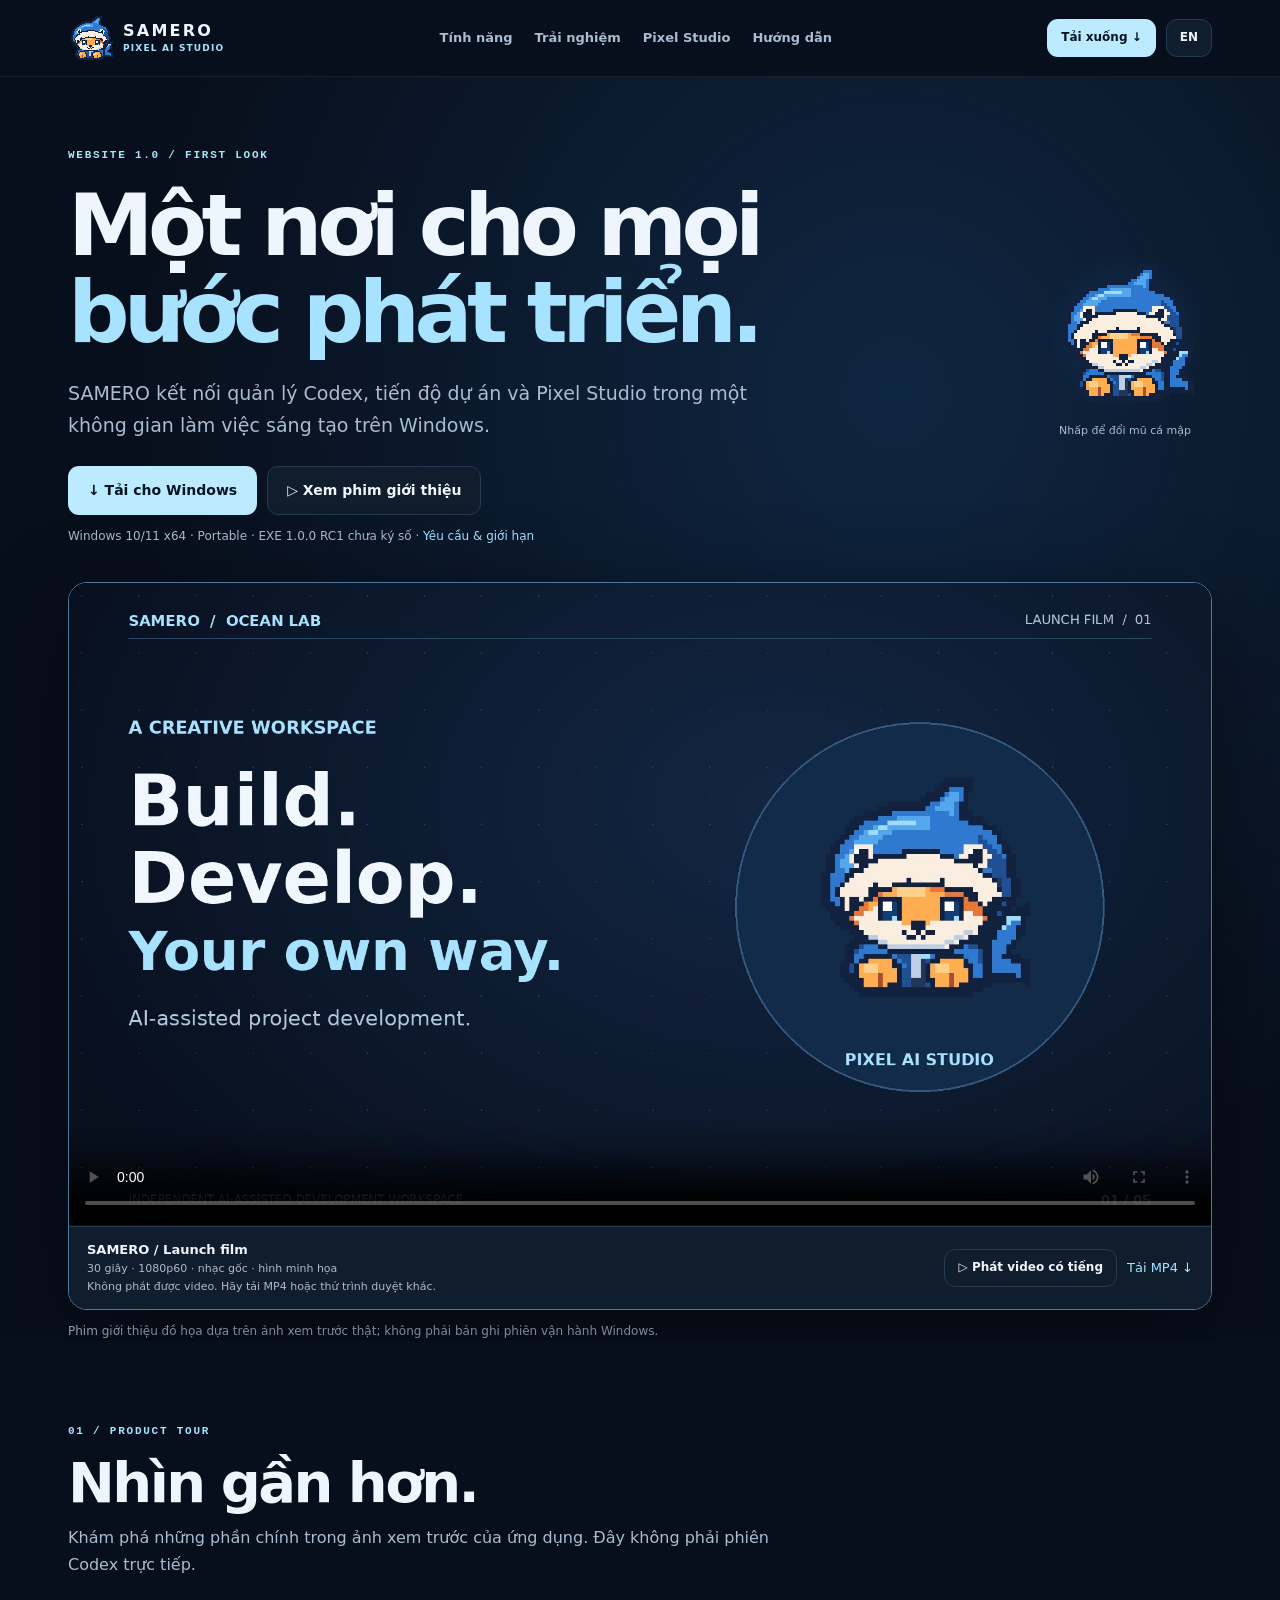
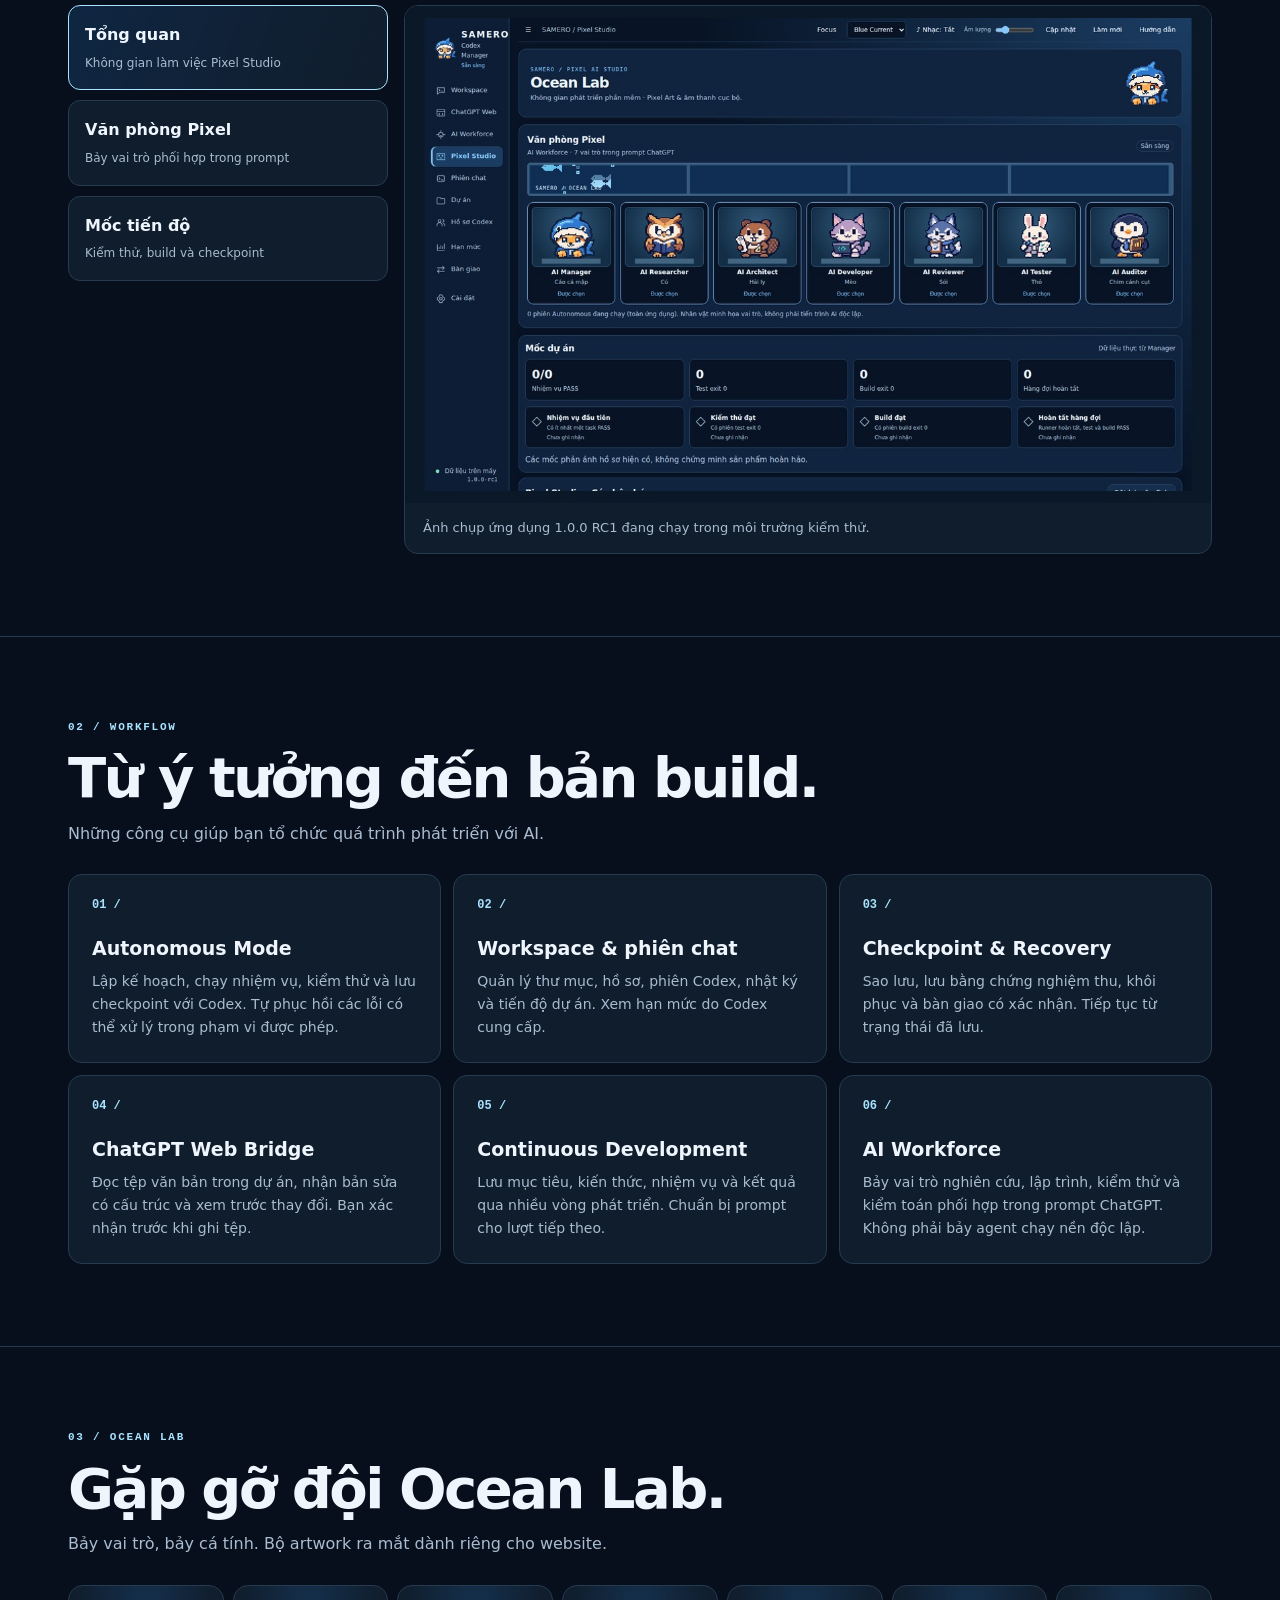
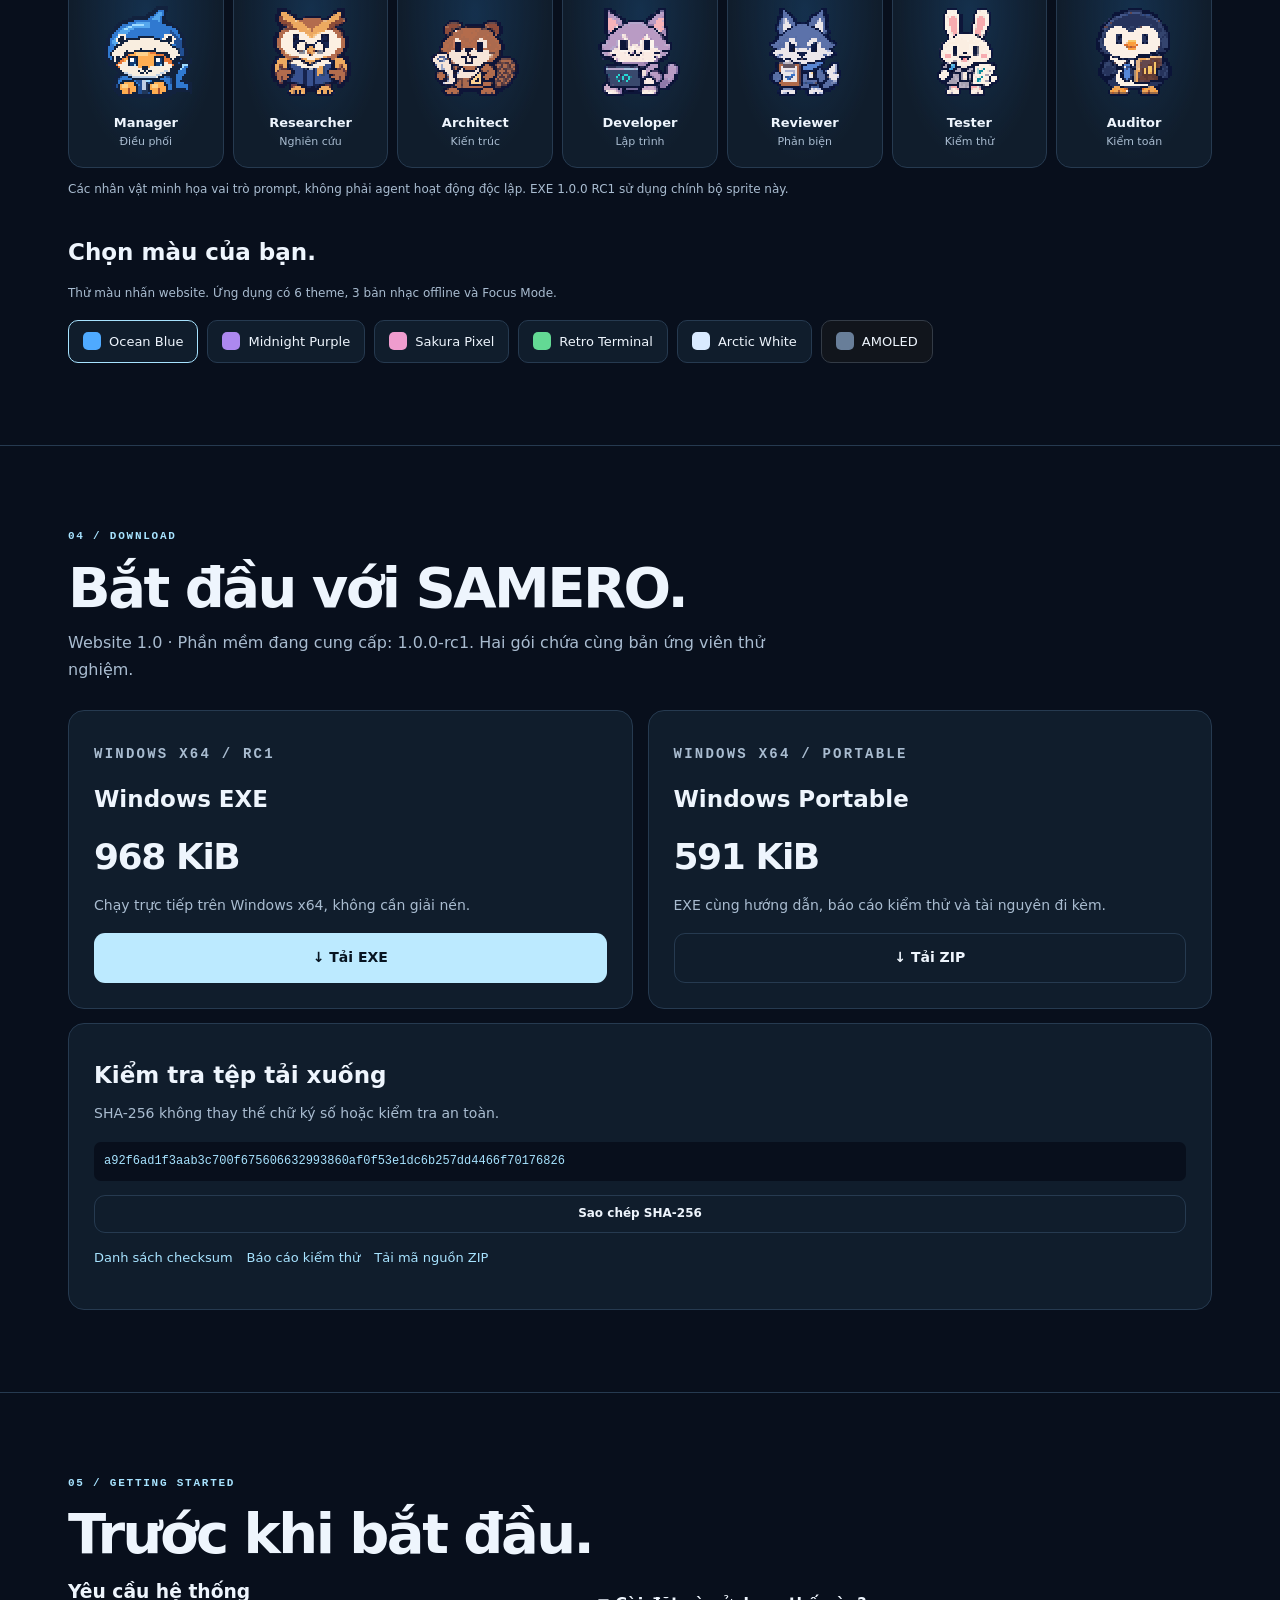
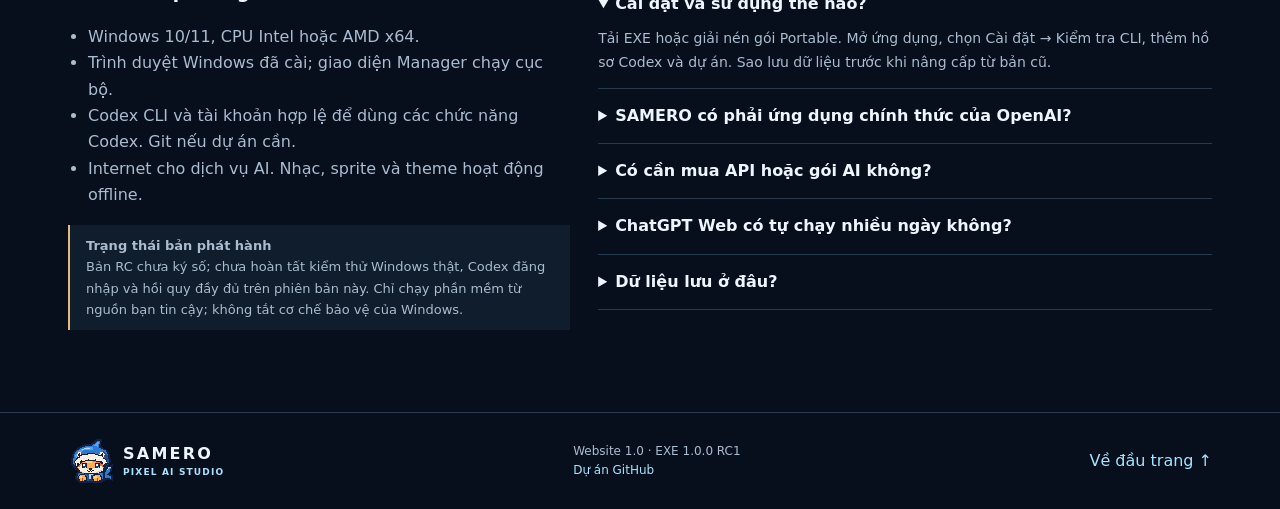
<file: index.html>
<!doctype html>
<html lang="vi"><head><meta charset="utf-8"><meta name="viewport" content="width=device-width, initial-scale=1"><title>SAMERO — Pixel AI Studio | Website 1.0</title><meta name="description" content="SAMERO kết nối quản lý Codex, tiến độ dự án và Pixel Studio trong một không gian làm việc sáng tạo trên Windows."><meta name="theme-color" content="#080f1c"><link rel="icon" type="image/x-icon" sizes="any" href="assets/brand-1.0.ico"><link rel="icon" type="image/png" sizes="48x48" href="assets/brand-1.0-normal.png"><link rel="shortcut icon" href="favicon.ico"><link rel="stylesheet" href="site-1.0.0.css"><link rel="canonical" href="https://rin231126.github.io/samero/"><meta property="og:title" content="SAMERO — Pixel AI Studio"><meta property="og:description" content="SAMERO kết nối quản lý Codex, tiến độ dự án và Pixel Studio trong một không gian làm việc sáng tạo trên Windows."><meta property="og:image" content="https://rin231126.github.io/samero/assets/film-poster-1.0.jpg"><meta property="og:type" content="website"></head>
<body data-theme="ocean" data-copy-success="Đã sao chép." data-copy-fallback="Đã chọn mã. Nhấn Ctrl+C." data-video-error="Không phát được video. Hãy tải MP4 hoặc thử trình duyệt khác."><a class="skip" href="#main">Đến nội dung</a><header class="top"><div class="wrap nav"><a class="brand" href="#top"><img src="assets/brand-1.0-normal.png" width="46" height="46" alt=""><span>SAMERO<small>PIXEL AI STUDIO</small></span></a><nav class="navlinks" aria-label="Điều hướng"><a href="#features">Tính năng</a><a href="#explore">Trải nghiệm</a><a href="#studio">Pixel Studio</a><a href="#faq">Hướng dẫn</a></nav><div class="navright"><a class="btn primary compact" href="#download">Tải xuống ↓</a><a class="btn secondary compact" href="en.html" hreflang="en">EN</a><details class="mobile"><summary>Menu</summary><div><a href="#features">Tính năng</a><a href="#explore">Trải nghiệm</a><a href="#studio">Pixel Studio</a><a href="#faq">Hướng dẫn</a></div></details></div></div></header>
<main id="main"><section class="hero" id="top"><div class="wrap"><div class="hero-grid"><div><p class="eyebrow">WEBSITE 1.0 / FIRST LOOK</p><h1>Một nơi cho mọi<br> <em>bước phát triển.</em></h1><p class="lead">SAMERO kết nối quản lý Codex, tiến độ dự án và Pixel Studio trong một không gian làm việc sáng tạo trên Windows.</p><div class="actions"><a class="btn primary" href="#download">↓ Tải cho Windows</a><a class="btn secondary" id="watch" href="#video">▷ Xem phim giới thiệu</a></div><p class="micro">Windows 10/11 x64 · Portable · EXE 1.0.0 RC1 chưa ký số · <a href="#requirements">Yêu cầu & giới hạn</a></p></div><div class="mascot"><button id="mascot" type="button" aria-pressed="false" aria-label="Nhấp để đổi mũ cá mập"><img id="mascot-img" src="assets/brand-1.0-normal.png" width="144" height="144" alt="SAMERO"></button><small>Nhấp để đổi mũ cá mập</small></div></div>
<div class="film" id="video"><video id="film" controls playsinline preload="metadata" poster="assets/film-poster-1.0.jpg" width="1920" height="1080"><source src="assets/SAMERO-Film-1.0.0-rc1.mp4" type="video/mp4"><track kind="subtitles" srclang="vi" label="Tiếng Việt" src="assets/film-vi-1.0.vtt" default>Trình duyệt không hỗ trợ video.</video><div class="film-bar"><div><strong>SAMERO / Launch film</strong><span>30 giây · 1080p60 · nhạc gốc · hình minh họa</span><span id="video-status" role="status"></span></div><div class="film-actions"><button class="btn secondary compact" id="play" type="button">▷ Phát video có tiếng</button><a download href="assets/SAMERO-Film-1.0.0-rc1.mp4">Tải MP4 ↓</a></div></div></div><p class="micro">Phim giới thiệu đồ họa dựa trên ảnh xem trước thật; không phải bản ghi phiên vận hành Windows.</p></div></section>
<section class="section" id="explore"><div class="wrap"><p class="eyebrow">01 / PRODUCT TOUR</p><h2>Nhìn gần hơn.</h2><p class="intro">Khám phá những phần chính trong ảnh xem trước của ứng dụng. Đây không phải phiên Codex trực tiếp.</p><div class="demo"><div class="tabs" role="group" aria-label="Nhìn gần hơn."><button class="tab" type="button" aria-pressed="true" data-image="assets/demo-1.0-0.jpg" data-caption="Ảnh chụp ứng dụng 1.0.0 RC1 đang chạy trong môi trường kiểm thử."><strong>Tổng quan</strong><span>Không gian làm việc Pixel Studio</span></button><button class="tab" type="button" aria-pressed="false" data-image="assets/demo-1.0-1.jpg" data-caption="Bộ nhân vật thống nhất giữa ứng dụng và website."><strong>Văn phòng Pixel</strong><span>Bảy vai trò phối hợp trong prompt</span></button><button class="tab" type="button" aria-pressed="false" data-image="assets/demo-1.0-2.jpg" data-caption="Dữ liệu môi trường kiểm thử, không phải tiến độ máy của người xem."><strong>Mốc tiến độ</strong><span>Kiểm thử, build và checkpoint</span></button></div><div class="demo-panel"><img id="demo-img" src="assets/demo-1.0-0.jpg" width="1200" height="740" loading="lazy" alt="Ảnh chụp ứng dụng 1.0.0 RC1 đang chạy trong môi trường kiểm thử."><p id="demo-caption" class="caption" aria-live="polite">Ảnh chụp ứng dụng 1.0.0 RC1 đang chạy trong môi trường kiểm thử.</p></div></div></div></section>
<section class="section divider" id="features"><div class="wrap"><p class="eyebrow">02 / WORKFLOW</p><h2>Từ ý tưởng đến bản build.</h2><p class="intro">Những công cụ giúp bạn tổ chức quá trình phát triển với AI.</p><div class="feature-grid"><article class="feature"><span class="number">01 /</span><h3>Autonomous Mode</h3><p>Lập kế hoạch, chạy nhiệm vụ, kiểm thử và lưu checkpoint với Codex. Tự phục hồi các lỗi có thể xử lý trong phạm vi được phép.</p></article>
<article class="feature"><span class="number">02 /</span><h3>Workspace &amp; phiên chat</h3><p>Quản lý thư mục, hồ sơ, phiên Codex, nhật ký và tiến độ dự án. Xem hạn mức do Codex cung cấp.</p></article>
<article class="feature"><span class="number">03 /</span><h3>Checkpoint &amp; Recovery</h3><p>Sao lưu, lưu bằng chứng nghiệm thu, khôi phục và bàn giao có xác nhận. Tiếp tục từ trạng thái đã lưu.</p></article>
<article class="feature"><span class="number">04 /</span><h3>ChatGPT Web Bridge</h3><p>Đọc tệp văn bản trong dự án, nhận bản sửa có cấu trúc và xem trước thay đổi. Bạn xác nhận trước khi ghi tệp.</p></article>
<article class="feature"><span class="number">05 /</span><h3>Continuous Development</h3><p>Lưu mục tiêu, kiến thức, nhiệm vụ và kết quả qua nhiều vòng phát triển. Chuẩn bị prompt cho lượt tiếp theo.</p></article>
<article class="feature"><span class="number">06 /</span><h3>AI Workforce</h3><p>Bảy vai trò nghiên cứu, lập trình, kiểm thử và kiểm toán phối hợp trong prompt ChatGPT. Không phải bảy agent chạy nền độc lập.</p></article></div></div></section>
<section class="section divider" id="studio"><div class="wrap"><p class="eyebrow">03 / OCEAN LAB</p><h2>Gặp gỡ đội Ocean Lab.</h2><p class="intro">Bảy vai trò, bảy cá tính. Bộ artwork ra mắt dành riêng cho website.</p><div class="team"><div class="role"><img src="assets/brand-1.0-normal.png" width="96" height="96" loading="lazy" alt=""><strong>Manager</strong><small>Điều phối</small></div><div class="role"><img src="assets/crew-1.0-owl.png" width="96" height="96" loading="lazy" alt=""><strong>Researcher</strong><small>Nghiên cứu</small></div><div class="role"><img src="assets/crew-1.0-beaver.png" width="96" height="96" loading="lazy" alt=""><strong>Architect</strong><small>Kiến trúc</small></div><div class="role"><img src="assets/crew-1.0-cat.png" width="96" height="96" loading="lazy" alt=""><strong>Developer</strong><small>Lập trình</small></div><div class="role"><img src="assets/crew-1.0-wolf.png" width="96" height="96" loading="lazy" alt=""><strong>Reviewer</strong><small>Phản biện</small></div><div class="role"><img src="assets/crew-1.0-rabbit.png" width="96" height="96" loading="lazy" alt=""><strong>Tester</strong><small>Kiểm thử</small></div><div class="role"><img src="assets/crew-1.0-penguin.png" width="96" height="96" loading="lazy" alt=""><strong>Auditor</strong><small>Kiểm toán</small></div></div><p class="micro">Các nhân vật minh họa vai trò prompt, không phải agent hoạt động độc lập. EXE 1.0.0 RC1 sử dụng chính bộ sprite này.</p><div class="themes-head"><h3>Chọn màu của bạn.</h3><p class="micro">Thử màu nhấn website. Ứng dụng có 6 theme, 3 bản nhạc offline và Focus Mode.</p><div class="theme-row" role="group" aria-label="Chọn màu của bạn."><button type="button" class="theme" aria-pressed="true" data-theme="ocean"><i style="--swatch:#4faaff"></i>Ocean Blue</button><button type="button" class="theme" aria-pressed="false" data-theme="purple"><i style="--swatch:#ad88ef"></i>Midnight Purple</button><button type="button" class="theme" aria-pressed="false" data-theme="sakura"><i style="--swatch:#ef9cce"></i>Sakura Pixel</button><button type="button" class="theme" aria-pressed="false" data-theme="retro"><i style="--swatch:#63d994"></i>Retro Terminal</button><button type="button" class="theme" aria-pressed="false" data-theme="arctic"><i style="--swatch:#d9eaff"></i>Arctic White</button><button type="button" class="theme" aria-pressed="false" data-theme="amoled"><i style="--swatch:#687e99"></i>AMOLED</button></div></div></div></section>
<section class="section divider" id="download"><div class="wrap"><p class="eyebrow">04 / DOWNLOAD</p><h2>Bắt đầu với SAMERO.</h2><p class="intro">Website 1.0 · Phần mềm đang cung cấp: 1.0.0-rc1. Hai gói chứa cùng bản ứng viên thử nghiệm.</p><div class="downloads"><article class="card"><p class="eyebrow">WINDOWS X64 / RC1</p><h3>Windows EXE</h3><div class="size">968 KiB</div><p>Chạy trực tiếp trên Windows x64, không cần giải nén.</p><a class="btn primary" download href="downloads/SAMERO-1.0.0-rc1.exe">↓ Tải EXE</a></article><article class="card"><p class="eyebrow">WINDOWS X64 / PORTABLE</p><h3>Windows Portable</h3><div class="size">591 KiB</div><p>EXE cùng hướng dẫn, báo cáo kiểm thử và tài nguyên đi kèm.</p><a class="btn secondary" download href="downloads/SAMERO-1.0.0-rc1-Portable.zip">↓ Tải ZIP</a></article></div><div class="card hash"><h3>Kiểm tra tệp tải xuống</h3><p>SHA-256 không thay thế chữ ký số hoặc kiểm tra an toàn.</p><code id="hash">a92f6ad1f3aab3c700f675606632993860af0f53e1dc6b257dd4466f70176826</code><div class="hash-links"><button type="button" id="copy" class="btn secondary compact">Sao chép SHA-256</button><a download href="downloads/SHA256SUMS-1.0.0-rc1.txt">Danh sách checksum</a><a download href="downloads/TEST-RESULTS-1.0.0-rc1.txt">Báo cáo kiểm thử</a><a download href="downloads/SAMERO-1.0.0-rc1-Source.zip">Tải mã nguồn ZIP</a></div><p id="copy-result" role="status"></p></div></div></section>
<section class="section divider" id="faq"><div class="wrap"><p class="eyebrow">05 / GETTING STARTED</p><h2>Trước khi bắt đầu.</h2><div class="faqgrid"><div id="requirements"><h3>Yêu cầu hệ thống</h3><ul><li>Windows 10/11, CPU Intel hoặc AMD x64.</li><li>Trình duyệt Windows đã cài; giao diện Manager chạy cục bộ.</li><li>Codex CLI và tài khoản hợp lệ để dùng các chức năng Codex. Git nếu dự án cần.</li><li>Internet cho dịch vụ AI. Nhạc, sprite và theme hoạt động offline.</li></ul><div class="notice"><strong>Trạng thái bản phát hành</strong><p>Bản RC chưa ký số; chưa hoàn tất kiểm thử Windows thật, Codex đăng nhập và hồi quy đầy đủ trên phiên bản này. Chỉ chạy phần mềm từ nguồn bạn tin cậy; không tắt cơ chế bảo vệ của Windows.</p></div></div><div class="faq"><details open=""><summary>Cài đặt và sử dụng thế nào?</summary><p>Tải EXE hoặc giải nén gói Portable. Mở ứng dụng, chọn Cài đặt → Kiểm tra CLI, thêm hồ sơ Codex và dự án. Sao lưu dữ liệu trước khi nâng cấp từ bản cũ.</p></details><details><summary>SAMERO có phải ứng dụng chính thức của OpenAI?</summary><p>Không. SAMERO là công cụ độc lập dành cho việc tổ chức quy trình sử dụng Codex và ChatGPT; không được trình bày là sản phẩm chính thức của OpenAI.</p></details><details><summary>Có cần mua API hoặc gói AI không?</summary><p>SAMERO không cung cấp quyền truy cập AI hoặc hạn mức bổ sung. Các dịch vụ Codex và ChatGPT tuân theo tài khoản, hạn mức và điều khoản của nhà cung cấp.</p></details><details><summary>ChatGPT Web có tự chạy nhiều ngày không?</summary><p>Local Bridge và Continuous Development hỗ trợ bán tự động: gửi prompt, nhận bản sửa, xác nhận và lưu tiến độ. Chưa tự gửi yêu cầu hoặc vận hành nhiều AI độc lập 24/7. Autonomous Mode dùng Codex App Server và phụ thuộc hạn mức, quyền, kết nối cùng kết quả kiểm thử.</p></details><details><summary>Dữ liệu lưu ở đâu?</summary><p>Metadata Manager lưu cục bộ trong %LOCALAPPDATA%\SAMERO Codex Manager. Lịch sử Codex do CLI quản lý. Dịch vụ AI có thể xử lý nội dung được gửi tới nó. Website giới thiệu này không có biểu mẫu đăng nhập hoặc phân tích theo dõi.</p></details></div></div></div></section></main><footer class="footer"><div class="wrap"><a class="brand" href="#top"><img src="assets/brand-1.0-normal.png" width="46" height="46" alt=""><span>SAMERO<small>PIXEL AI STUDIO</small></span></a><p>Website 1.0 · EXE 1.0.0 RC1<br><a href="https://github.com/rin231126/samero">Dự án GitHub</a></p><a href="#top">Về đầu trang ↑</a></div></footer><script src="site-1.0.0.js" defer></script></body></html>
</file>
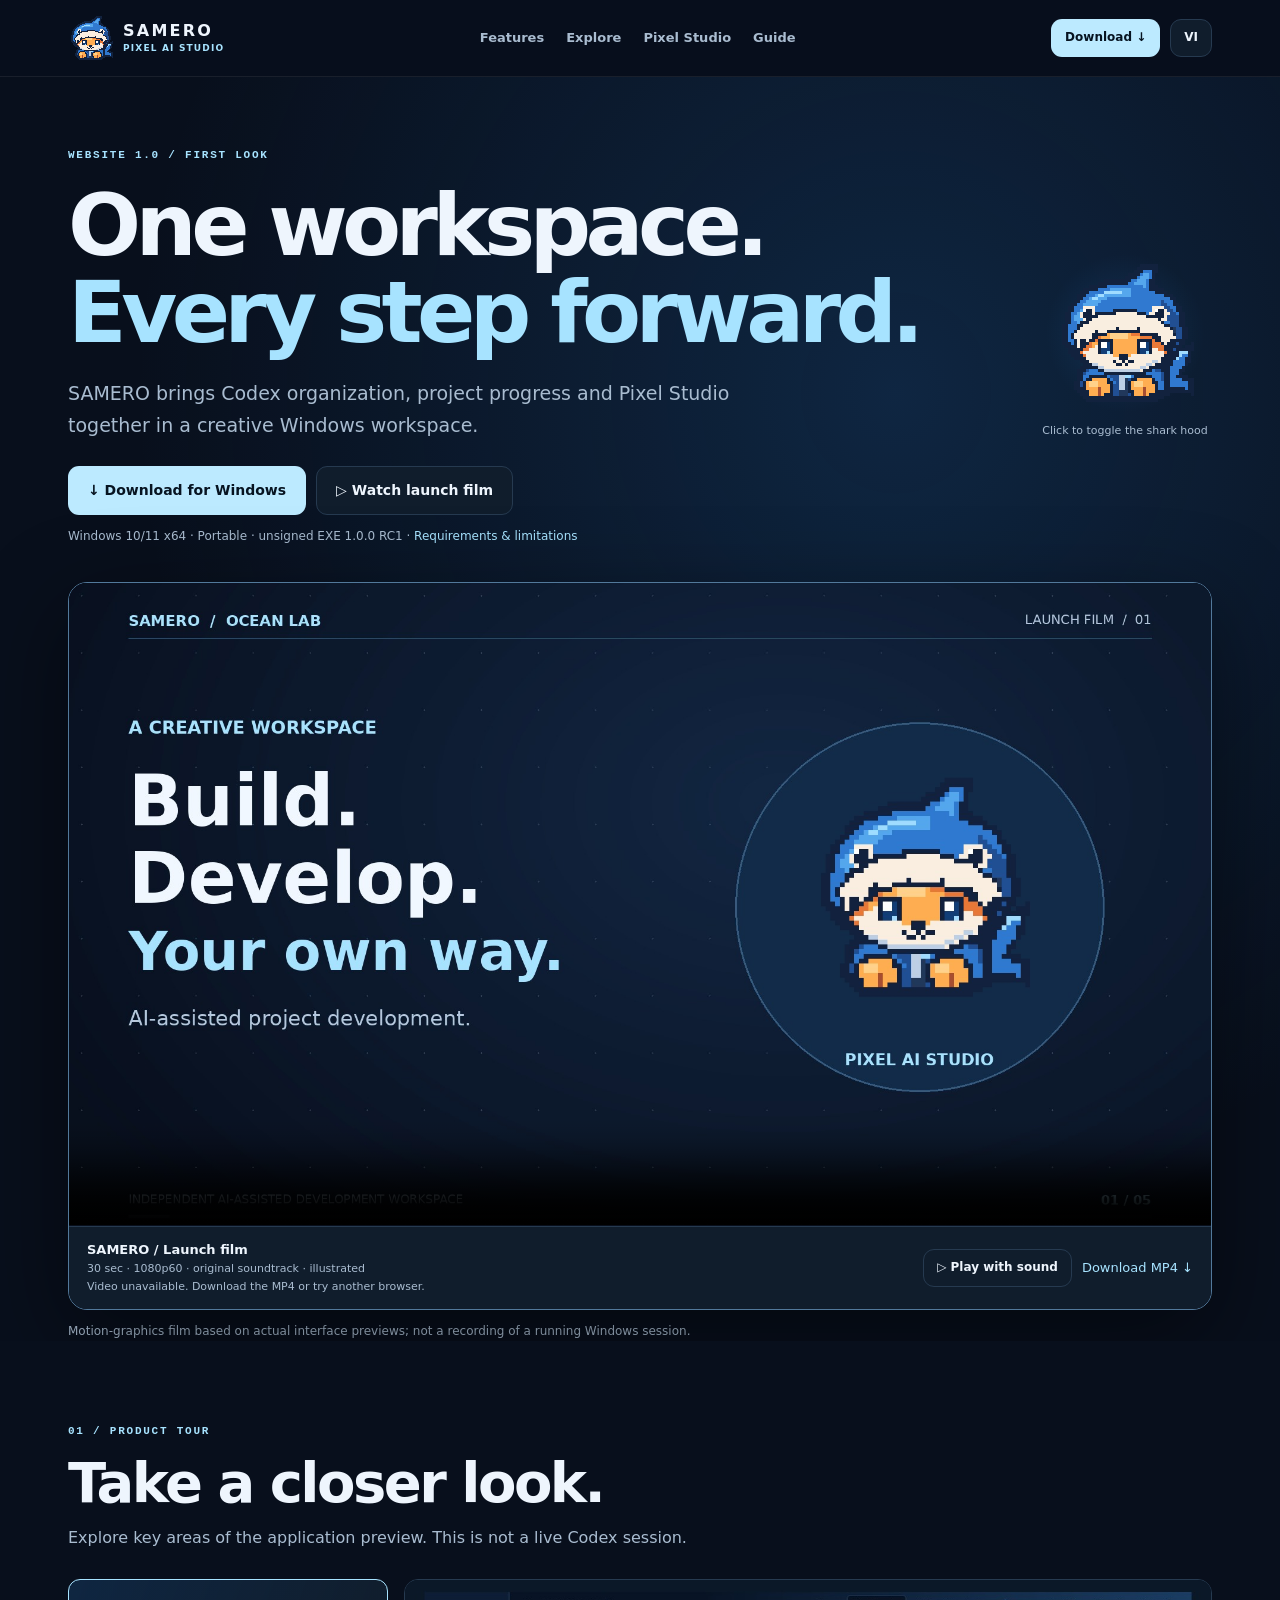
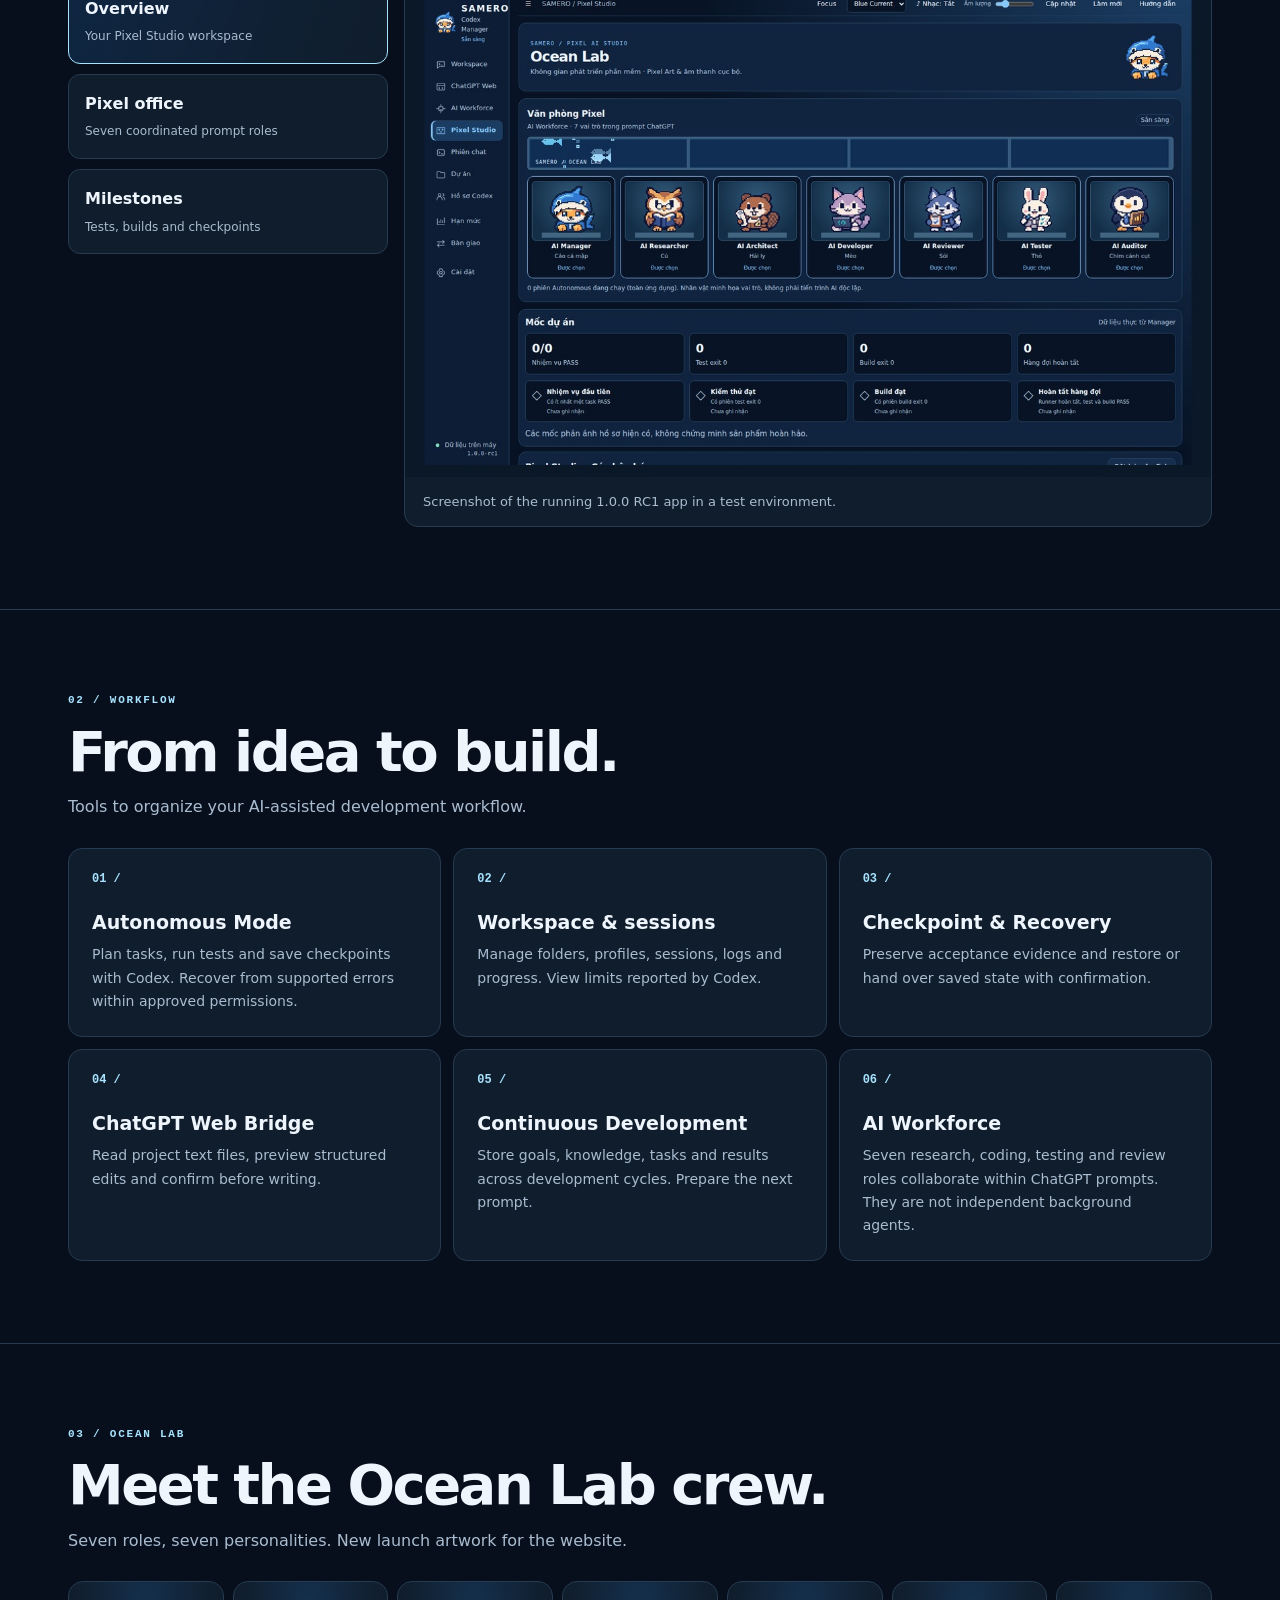
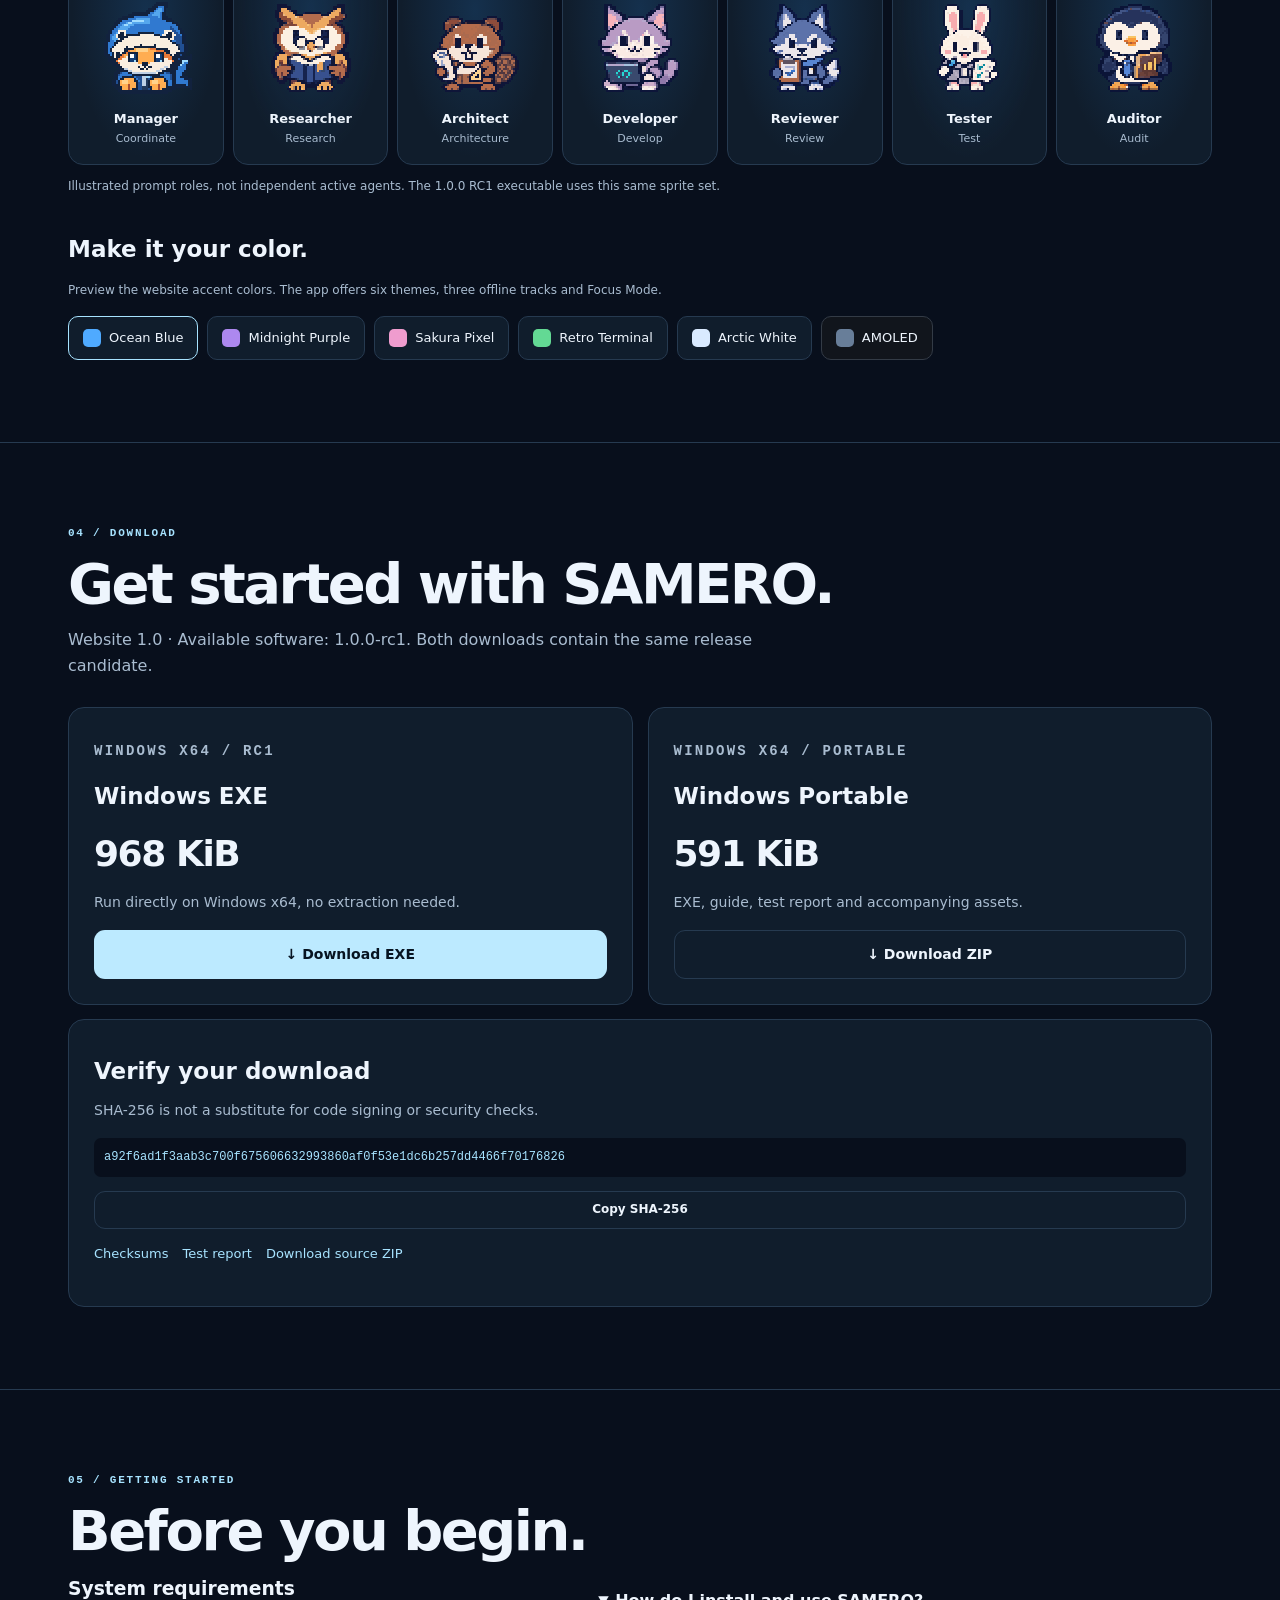
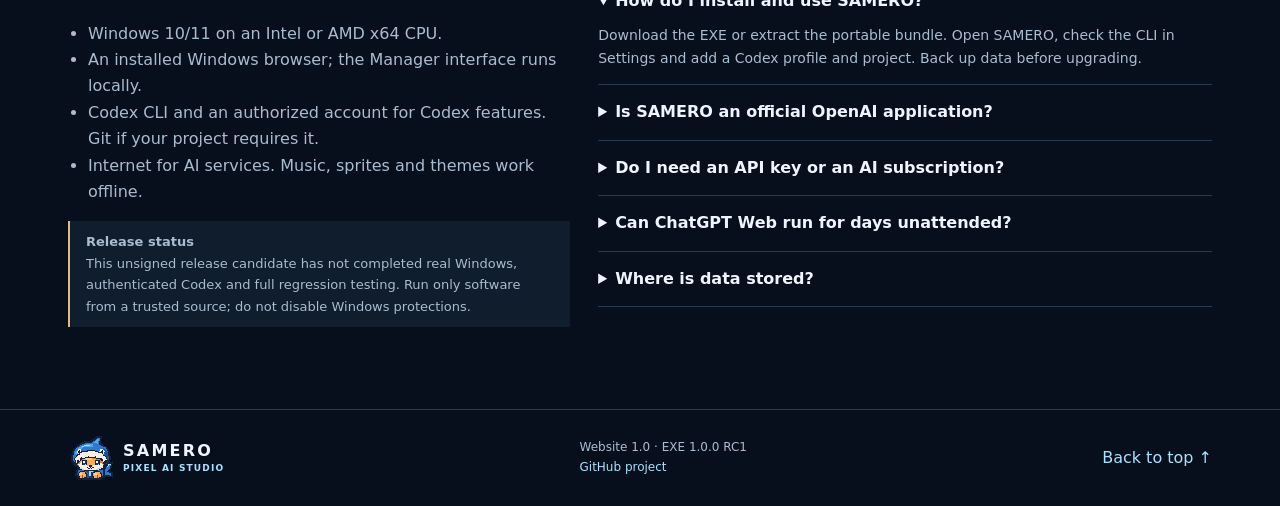
<file: en.html>
<!doctype html>
<html lang="en"><head><meta charset="utf-8"><meta name="viewport" content="width=device-width, initial-scale=1"><title>SAMERO — Pixel AI Studio | Website 1.0</title><meta name="description" content="SAMERO brings Codex organization, project progress and Pixel Studio together in a creative Windows workspace."><meta name="theme-color" content="#080f1c"><link rel="icon" type="image/x-icon" sizes="any" href="assets/brand-1.0.ico"><link rel="icon" type="image/png" sizes="48x48" href="assets/brand-1.0-normal.png"><link rel="shortcut icon" href="favicon.ico"><link rel="stylesheet" href="site-1.0.0.css"><link rel="canonical" href="https://rin231126.github.io/samero/en.html"><meta property="og:title" content="SAMERO — Pixel AI Studio"><meta property="og:description" content="SAMERO brings Codex organization, project progress and Pixel Studio together in a creative Windows workspace."><meta property="og:image" content="https://rin231126.github.io/samero/assets/film-poster-1.0.jpg"><meta property="og:type" content="website"></head>
<body data-theme="ocean" data-copy-success="Copied." data-copy-fallback="Hash selected. Press Ctrl+C." data-video-error="Video unavailable. Download the MP4 or try another browser."><a class="skip" href="#main">Skip to content</a><header class="top"><div class="wrap nav"><a class="brand" href="#top"><img src="assets/brand-1.0-normal.png" width="46" height="46" alt=""><span>SAMERO<small>PIXEL AI STUDIO</small></span></a><nav class="navlinks" aria-label="Navigation"><a href="#features">Features</a><a href="#explore">Explore</a><a href="#studio">Pixel Studio</a><a href="#faq">Guide</a></nav><div class="navright"><a class="btn primary compact" href="#download">Download ↓</a><a class="btn secondary compact" href="index.html" hreflang="vi">VI</a><details class="mobile"><summary>Menu</summary><div><a href="#features">Features</a><a href="#explore">Explore</a><a href="#studio">Pixel Studio</a><a href="#faq">Guide</a></div></details></div></div></header>
<main id="main"><section class="hero" id="top"><div class="wrap"><div class="hero-grid"><div><p class="eyebrow">WEBSITE 1.0 / FIRST LOOK</p><h1>One workspace.<br><em>Every step forward.</em></h1><p class="lead">SAMERO brings Codex organization, project progress and Pixel Studio together in a creative Windows workspace.</p><div class="actions"><a class="btn primary" href="#download">↓ Download for Windows</a><a class="btn secondary" id="watch" href="#video">▷ Watch launch film</a></div><p class="micro">Windows 10/11 x64 · Portable · unsigned EXE 1.0.0 RC1 · <a href="#requirements">Requirements & limitations</a></p></div><div class="mascot"><button id="mascot" type="button" aria-pressed="false" aria-label="Click to toggle the shark hood"><img id="mascot-img" src="assets/brand-1.0-normal.png" width="144" height="144" alt="SAMERO"></button><small>Click to toggle the shark hood</small></div></div>
<div class="film" id="video"><video id="film" controls playsinline preload="metadata" poster="assets/film-poster-1.0.jpg" width="1920" height="1080"><source src="assets/SAMERO-Film-1.0.0-rc1.mp4" type="video/mp4"><track kind="subtitles" srclang="en" label="English" src="assets/film-en-1.0.vtt" >Video is not supported by this browser.</video><div class="film-bar"><div><strong>SAMERO / Launch film</strong><span>30 sec · 1080p60 · original soundtrack · illustrated</span><span id="video-status" role="status"></span></div><div class="film-actions"><button class="btn secondary compact" id="play" type="button">▷ Play with sound</button><a download href="assets/SAMERO-Film-1.0.0-rc1.mp4">Download MP4 ↓</a></div></div></div><p class="micro">Motion-graphics film based on actual interface previews; not a recording of a running Windows session.</p></div></section>
<section class="section" id="explore"><div class="wrap"><p class="eyebrow">01 / PRODUCT TOUR</p><h2>Take a closer look.</h2><p class="intro">Explore key areas of the application preview. This is not a live Codex session.</p><div class="demo"><div class="tabs" role="group" aria-label="Take a closer look."><button class="tab" type="button" aria-pressed="true" data-image="assets/demo-1.0-0.jpg" data-caption="Screenshot of the running 1.0.0 RC1 app in a test environment."><strong>Overview</strong><span>Your Pixel Studio workspace</span></button><button class="tab" type="button" aria-pressed="false" data-image="assets/demo-1.0-1.jpg" data-caption="The same character artwork is used in the app and website."><strong>Pixel office</strong><span>Seven coordinated prompt roles</span></button><button class="tab" type="button" aria-pressed="false" data-image="assets/demo-1.0-2.jpg" data-caption="Test environment data, not the viewer's project status."><strong>Milestones</strong><span>Tests, builds and checkpoints</span></button></div><div class="demo-panel"><img id="demo-img" src="assets/demo-1.0-0.jpg" width="1200" height="740" loading="lazy" alt="Screenshot of the running 1.0.0 RC1 app in a test environment."><p id="demo-caption" class="caption" aria-live="polite">Screenshot of the running 1.0.0 RC1 app in a test environment.</p></div></div></div></section>
<section class="section divider" id="features"><div class="wrap"><p class="eyebrow">02 / WORKFLOW</p><h2>From idea to build.</h2><p class="intro">Tools to organize your AI-assisted development workflow.</p><div class="feature-grid"><article class="feature"><span class="number">01 /</span><h3>Autonomous Mode</h3><p>Plan tasks, run tests and save checkpoints with Codex. Recover from supported errors within approved permissions.</p></article>
<article class="feature"><span class="number">02 /</span><h3>Workspace &amp; sessions</h3><p>Manage folders, profiles, sessions, logs and progress. View limits reported by Codex.</p></article>
<article class="feature"><span class="number">03 /</span><h3>Checkpoint &amp; Recovery</h3><p>Preserve acceptance evidence and restore or hand over saved state with confirmation.</p></article>
<article class="feature"><span class="number">04 /</span><h3>ChatGPT Web Bridge</h3><p>Read project text files, preview structured edits and confirm before writing.</p></article>
<article class="feature"><span class="number">05 /</span><h3>Continuous Development</h3><p>Store goals, knowledge, tasks and results across development cycles. Prepare the next prompt.</p></article>
<article class="feature"><span class="number">06 /</span><h3>AI Workforce</h3><p>Seven research, coding, testing and review roles collaborate within ChatGPT prompts. They are not independent background agents.</p></article></div></div></section>
<section class="section divider" id="studio"><div class="wrap"><p class="eyebrow">03 / OCEAN LAB</p><h2>Meet the Ocean Lab crew.</h2><p class="intro">Seven roles, seven personalities. New launch artwork for the website.</p><div class="team"><div class="role"><img src="assets/brand-1.0-normal.png" width="96" height="96" loading="lazy" alt=""><strong>Manager</strong><small>Coordinate</small></div><div class="role"><img src="assets/crew-1.0-owl.png" width="96" height="96" loading="lazy" alt=""><strong>Researcher</strong><small>Research</small></div><div class="role"><img src="assets/crew-1.0-beaver.png" width="96" height="96" loading="lazy" alt=""><strong>Architect</strong><small>Architecture</small></div><div class="role"><img src="assets/crew-1.0-cat.png" width="96" height="96" loading="lazy" alt=""><strong>Developer</strong><small>Develop</small></div><div class="role"><img src="assets/crew-1.0-wolf.png" width="96" height="96" loading="lazy" alt=""><strong>Reviewer</strong><small>Review</small></div><div class="role"><img src="assets/crew-1.0-rabbit.png" width="96" height="96" loading="lazy" alt=""><strong>Tester</strong><small>Test</small></div><div class="role"><img src="assets/crew-1.0-penguin.png" width="96" height="96" loading="lazy" alt=""><strong>Auditor</strong><small>Audit</small></div></div><p class="micro">Illustrated prompt roles, not independent active agents. The 1.0.0 RC1 executable uses this same sprite set.</p><div class="themes-head"><h3>Make it your color.</h3><p class="micro">Preview the website accent colors. The app offers six themes, three offline tracks and Focus Mode.</p><div class="theme-row" role="group" aria-label="Make it your color."><button type="button" class="theme" aria-pressed="true" data-theme="ocean"><i style="--swatch:#4faaff"></i>Ocean Blue</button><button type="button" class="theme" aria-pressed="false" data-theme="purple"><i style="--swatch:#ad88ef"></i>Midnight Purple</button><button type="button" class="theme" aria-pressed="false" data-theme="sakura"><i style="--swatch:#ef9cce"></i>Sakura Pixel</button><button type="button" class="theme" aria-pressed="false" data-theme="retro"><i style="--swatch:#63d994"></i>Retro Terminal</button><button type="button" class="theme" aria-pressed="false" data-theme="arctic"><i style="--swatch:#d9eaff"></i>Arctic White</button><button type="button" class="theme" aria-pressed="false" data-theme="amoled"><i style="--swatch:#687e99"></i>AMOLED</button></div></div></div></section>
<section class="section divider" id="download"><div class="wrap"><p class="eyebrow">04 / DOWNLOAD</p><h2>Get started with SAMERO.</h2><p class="intro">Website 1.0 · Available software: 1.0.0-rc1. Both downloads contain the same release candidate.</p><div class="downloads"><article class="card"><p class="eyebrow">WINDOWS X64 / RC1</p><h3>Windows EXE</h3><div class="size">968 KiB</div><p>Run directly on Windows x64, no extraction needed.</p><a class="btn primary" download href="downloads/SAMERO-1.0.0-rc1.exe">↓ Download EXE</a></article><article class="card"><p class="eyebrow">WINDOWS X64 / PORTABLE</p><h3>Windows Portable</h3><div class="size">591 KiB</div><p>EXE, guide, test report and accompanying assets.</p><a class="btn secondary" download href="downloads/SAMERO-1.0.0-rc1-Portable.zip">↓ Download ZIP</a></article></div><div class="card hash"><h3>Verify your download</h3><p>SHA-256 is not a substitute for code signing or security checks.</p><code id="hash">a92f6ad1f3aab3c700f675606632993860af0f53e1dc6b257dd4466f70176826</code><div class="hash-links"><button type="button" id="copy" class="btn secondary compact">Copy SHA-256</button><a download href="downloads/SHA256SUMS-1.0.0-rc1.txt">Checksums</a><a download href="downloads/TEST-RESULTS-1.0.0-rc1.txt">Test report</a><a download href="downloads/SAMERO-1.0.0-rc1-Source.zip">Download source ZIP</a></div><p id="copy-result" role="status"></p></div></div></section>
<section class="section divider" id="faq"><div class="wrap"><p class="eyebrow">05 / GETTING STARTED</p><h2>Before you begin.</h2><div class="faqgrid"><div id="requirements"><h3>System requirements</h3><ul><li>Windows 10/11 on an Intel or AMD x64 CPU.</li><li>An installed Windows browser; the Manager interface runs locally.</li><li>Codex CLI and an authorized account for Codex features. Git if your project requires it.</li><li>Internet for AI services. Music, sprites and themes work offline.</li></ul><div class="notice"><strong>Release status</strong><p>This unsigned release candidate has not completed real Windows, authenticated Codex and full regression testing. Run only software from a trusted source; do not disable Windows protections.</p></div></div><div class="faq"><details open=""><summary>How do I install and use SAMERO?</summary><p>Download the EXE or extract the portable bundle. Open SAMERO, check the CLI in Settings and add a Codex profile and project. Back up data before upgrading.</p></details><details><summary>Is SAMERO an official OpenAI application?</summary><p>No. SAMERO is an independent workflow tool for Codex and ChatGPT, not an official OpenAI product.</p></details><details><summary>Do I need an API key or an AI subscription?</summary><p>SAMERO does not provide AI access or extra limits. Codex and ChatGPT remain subject to their providers’ accounts, limits and terms.</p></details><details><summary>Can ChatGPT Web run for days unattended?</summary><p>Local Bridge and Continuous Development are assisted workflows: send a prompt, receive edits, confirm and record progress. They do not automate the ChatGPT website or run independent agents 24/7. Autonomous Mode uses Codex App Server and depends on permissions, limits, connectivity and test results.</p></details><details><summary>Where is data stored?</summary><p>Manager metadata is stored locally under %LOCALAPPDATA%\SAMERO Codex Manager. CLI history is managed by Codex. AI services may process submitted content. This site has no sign-in forms or analytics.</p></details></div></div></div></section></main><footer class="footer"><div class="wrap"><a class="brand" href="#top"><img src="assets/brand-1.0-normal.png" width="46" height="46" alt=""><span>SAMERO<small>PIXEL AI STUDIO</small></span></a><p>Website 1.0 · EXE 1.0.0 RC1<br><a href="https://github.com/rin231126/samero">GitHub project</a></p><a href="#top">Back to top ↑</a></div></footer><script src="site-1.0.0.js" defer></script></body></html>
</file>
<file: site-1.0.0.css>
:root{color-scheme:dark;--bg:#080f1c;--panel:#101d2c;--line:#263a50;--text:#eef5fd;--muted:#a9bcd0;--accent:#a7e3ff;--glow:#2165a844;--btn:#bceaff;--shadow:#0007}*{box-sizing:border-box}html{scroll-behavior:smooth;scroll-padding-top:88px}body{margin:0;color:var(--text);background:var(--bg);font:16px/1.65 system-ui,-apple-system,"Segoe UI",sans-serif}a{color:var(--accent);text-decoration:none}button{font:inherit;cursor:pointer}button,a,summary{touch-action:manipulation}button:focus-visible,a:focus-visible,summary:focus-visible{outline:3px solid var(--accent);outline-offset:4px}a:hover{text-decoration:underline}h1,h2,h3,p{margin:0}img,video{max-width:100%}img{display:block}.wrap{max-width:1200px;margin:auto;padding:0 28px}.skip{position:fixed;top:-100px;left:10px;padding:10px;background:var(--panel);z-index:100}.skip:focus{top:10px}.top{position:sticky;top:0;z-index:20;border-bottom:1px solid #ffffff12;background:#080f1ced;backdrop-filter:blur(16px)}.nav{display:flex;align-items:center;justify-content:space-between;min-height:76px;gap:16px}.brand{display:flex;align-items:center;gap:9px;font-weight:900;letter-spacing:.14em;line-height:1.1;color:var(--text);flex-shrink:0}.brand img{width:46px;height:46px;image-rendering:pixelated}.brand small{display:block;font-size:9px;letter-spacing:.13em;margin-top:5px;color:var(--accent)}.navlinks{display:flex;gap:22px;align-items:center;font-size:13px;font-weight:650}.navlinks a{color:var(--muted)}.navright{display:flex;align-items:center;gap:10px}.btn{border:1px solid transparent;border-radius:11px;padding:12px 19px;font-size:14px;font-weight:800;display:inline-flex;align-items:center;justify-content:center;gap:8px;transition:transform .22s cubic-bezier(.2,.8,.2,1),background .2s,border-color .2s;color:var(--text);background:var(--panel)}.btn:hover{transform:translateY(-2px);text-decoration:none}.primary{background:var(--btn);color:#071421}.secondary{border-color:var(--line)}.compact{padding:8px 13px;font-size:12px}.mobile{display:none}.hero{position:relative;isolation:isolate;padding:70px 0 0;overflow:hidden}.hero:before{content:"";position:absolute;z-index:-1;inset:0;background:radial-gradient(ellipse at 70% 25%,var(--glow),transparent 60%),linear-gradient(0deg,var(--bg),transparent 30%);pointer-events:none}.hero-grid{display:grid;grid-template-columns:1fr 174px;gap:30px;align-items:center;margin-bottom:36px}.eyebrow{font:700 11px/1.5 ui-monospace,Consolas,monospace;color:var(--accent);letter-spacing:.16em;text-transform:uppercase}.hero h1{font-size:clamp(43px,6.9vw,86px);line-height:1.02;letter-spacing:-.065em;margin:18px 0 20px;max-width:900px}.hero h1 em{font-style:normal;color:var(--accent)}.lead{max-width:680px;color:var(--muted);font-size:clamp(15px,1.6vw,19px);line-height:1.7}.actions{display:flex;flex-wrap:wrap;gap:10px;margin-top:24px}.micro{font-size:12px;color:var(--muted);margin-top:12px}.mascot{display:grid;justify-items:center;gap:9px}.mascot button{width:160px;height:160px;background:radial-gradient(circle,var(--glow),transparent 70%);border:0;padding:8px;border-radius:25px}.mascot img{width:144px;height:144px;image-rendering:pixelated;transition:transform .25s}.mascot button:hover img{transform:translateY(-5px)}.mascot small{font-size:11px;color:var(--muted);text-align:center}.film{border:1px solid #52799b;border-radius:19px;background:#080f1c;overflow:hidden;box-shadow:0 28px 95px var(--shadow);position:relative}.film video{display:block;width:100%;height:auto;aspect-ratio:16/9;background:#080f1c;object-fit:contain}.film-bar{display:flex;align-items:center;justify-content:space-between;gap:15px;padding:12px 18px;border-top:1px solid var(--line);background:var(--panel);font-size:13px}.film-bar span{display:block;color:var(--muted);font-size:11px}.film-actions{display:flex;align-items:center;gap:10px;flex-wrap:wrap}.film-actions button{font-size:12px}.section{padding:82px 0}.section h2{font-size:clamp(31px,4.6vw,56px);line-height:1.1;letter-spacing:-.045em;margin:12px 0}.section .intro{color:var(--muted);max-width:720px;margin-bottom:27px}.divider{border-top:1px solid var(--line)}.demo{display:grid;grid-template-columns:320px minmax(0,1fr);gap:16px}.tabs{display:grid;gap:10px;align-content:start}.tab{text-align:left;border:1px solid var(--line);background:var(--panel);color:var(--text);padding:16px;border-radius:12px;display:grid;gap:5px;transition:border-color .2s,background .2s}.tab[aria-pressed=true]{border-color:var(--accent);background:linear-gradient(110deg,var(--glow),var(--panel))}.tab span{font-size:12px;color:var(--muted)}.demo-panel{border:1px solid var(--line);border-radius:14px;background:var(--panel);overflow:hidden;min-width:0}.demo-panel img{width:100%;height:auto;aspect-ratio:1500/925;object-fit:contain;background:#0a1626}.demo-panel .caption{padding:14px 18px;font-size:13px;color:var(--muted)}.feature-grid{display:grid;grid-template-columns:repeat(3,1fr);gap:12px}.feature{border:1px solid var(--line);background:var(--panel);border-radius:14px;padding:23px;min-width:0;transition:transform .22s,border-color .22s}.feature:hover{transform:translateY(-3px);border-color:var(--accent)}.feature .number{font:700 12px monospace;color:var(--accent);display:block;margin-bottom:24px}.feature h3{font-size:19px;line-height:1.3;margin-bottom:9px}.feature p{font-size:14px;color:var(--muted)}.team{display:grid;grid-template-columns:repeat(7,minmax(0,1fr));gap:9px}.role{display:flex;flex-direction:column;align-items:center;text-align:center;padding:18px 4px 16px;border:1px solid var(--line);background:radial-gradient(ellipse at 50% 15%,var(--glow),transparent 68%),var(--panel);border-radius:15px;min-width:0;transition:transform .25s,border-color .25s}.role img{width:96px;height:96px;image-rendering:pixelated;object-fit:contain;margin-bottom:12px;transition:transform .25s}.role:hover{transform:translateY(-4px);border-color:var(--accent)}.role:hover img{transform:translateY(-4px)}.role strong{font-size:13px}.role small{font-size:11px;color:var(--muted)}.theme-row{display:flex;flex-wrap:wrap;gap:9px;margin-top:16px}.theme{padding:10px 14px;border-radius:10px;border:1px solid var(--line);background:var(--panel);color:var(--text);font-size:13px;display:flex;align-items:center;gap:8px}.theme i{width:18px;height:18px;border-radius:5px;background:var(--swatch)}.theme[aria-pressed=true]{border-color:var(--accent)}.themes-head{margin-top:34px}.themes-head h3{font-size:23px}.downloads{display:grid;grid-template-columns:1fr 1fr;gap:15px}.card{background:var(--panel);border:1px solid var(--line);border-radius:16px;padding:25px;min-width:0}.card h3{font-size:23px;margin:8px 0}.card p{font-size:14px;color:var(--muted);margin:8px 0 16px}.card .btn{width:100%}.card .size{font-size:36px;font-weight:850;letter-spacing:-.04em}.hash{margin-top:14px}.hash code{display:block;overflow-wrap:anywhere;padding:10px;background:var(--bg);border-radius:7px;font:12px/1.6 monospace;color:var(--accent)}.hash-links{display:flex;flex-wrap:wrap;gap:14px;align-items:center;margin-top:14px;font-size:13px}.faqgrid{display:grid;grid-template-columns:.9fr 1.1fr;gap:28px}.faqgrid ul{color:var(--muted);padding-left:20px}.notice{border-left:2px solid #e3bb7c;padding:10px 16px;background:var(--panel);font-size:13px;color:var(--muted)}.faq details{border-bottom:1px solid var(--line);padding:14px 0}.faq summary{font-weight:700;cursor:pointer}.faq p{color:var(--muted);font-size:14px;margin-top:10px}.footer{border-top:1px solid var(--line);padding:25px 0}.footer .wrap{display:flex;align-items:center;justify-content:space-between;gap:14px;flex-wrap:wrap}.footer p{font-size:12px;color:var(--muted)}[data-theme=purple]{--accent:#d6c5ff;--btn:#dccbff;--glow:#7040b944}[data-theme=sakura]{--accent:#ffcbdf;--btn:#ffd6ec;--glow:#b24e8044}[data-theme=retro]{--accent:#a2ffb6;--btn:#bcffd0;--glow:#219e4844}[data-theme=arctic]{--accent:#d3eaff;--btn:#e0f0ff;--glow:#4f9aeb44}[data-theme=amoled]{--bg:#000;--panel:#11151c;--line:#333b46;--glow:#303f6044}@media(max-width:920px){.navlinks{display:none}.mobile{display:block;position:relative;font-size:13px;color:var(--muted)}.mobile summary{cursor:pointer}.mobile div{position:absolute;right:0;top:32px;background:var(--panel);border:1px solid var(--line);border-radius:10px;padding:14px;display:grid;gap:12px;min-width:165px}.team{grid-template-columns:repeat(4,1fr)}.demo{grid-template-columns:1fr}.tabs{grid-template-columns:repeat(3,1fr)}.section{padding:58px 0}.hero{padding-top:47px}}@media(max-width:600px){.wrap{padding:0 17px}.nav{min-height:66px;gap:7px}.brand{font-size:14px;gap:5px}.brand img{width:35px;height:35px}.brand small{font-size:7px}.navright{gap:7px}.compact{padding:7px 9px;font-size:11px}.mobile{font-size:11px}.hero-grid{grid-template-columns:1fr;gap:12px;margin-bottom:24px}.hero h1{font-size:clamp(39px,10vw,59px)}.mascot{display:none}.actions .btn{flex:1;min-width:140px}.film{border-radius:12px}.film-bar{flex-direction:column;align-items:flex-start;padding:12px}.film-actions{width:100%;justify-content:space-between}.feature-grid,.downloads,.faqgrid{grid-template-columns:1fr}.tabs{grid-template-columns:1fr}.tab{padding:10px 13px}.team{grid-template-columns:repeat(3,1fr)}.role img{width:76px;height:76px}.role strong{font-size:12px}.role small{font-size:10px}.section{padding:48px 0}.card{padding:18px}}@media(prefers-reduced-motion:reduce){html{scroll-behavior:auto}*,*::before,*::after{animation:none!important;transition:none!important}}

@media(max-width:600px){.mascot{display:flex;justify-content:flex-start;align-items:center;gap:10px}.mascot button{width:72px;height:72px;padding:4px}.mascot img{width:64px;height:64px}.mascot small{text-align:left}.hero-grid{gap:10px}}
</file>
